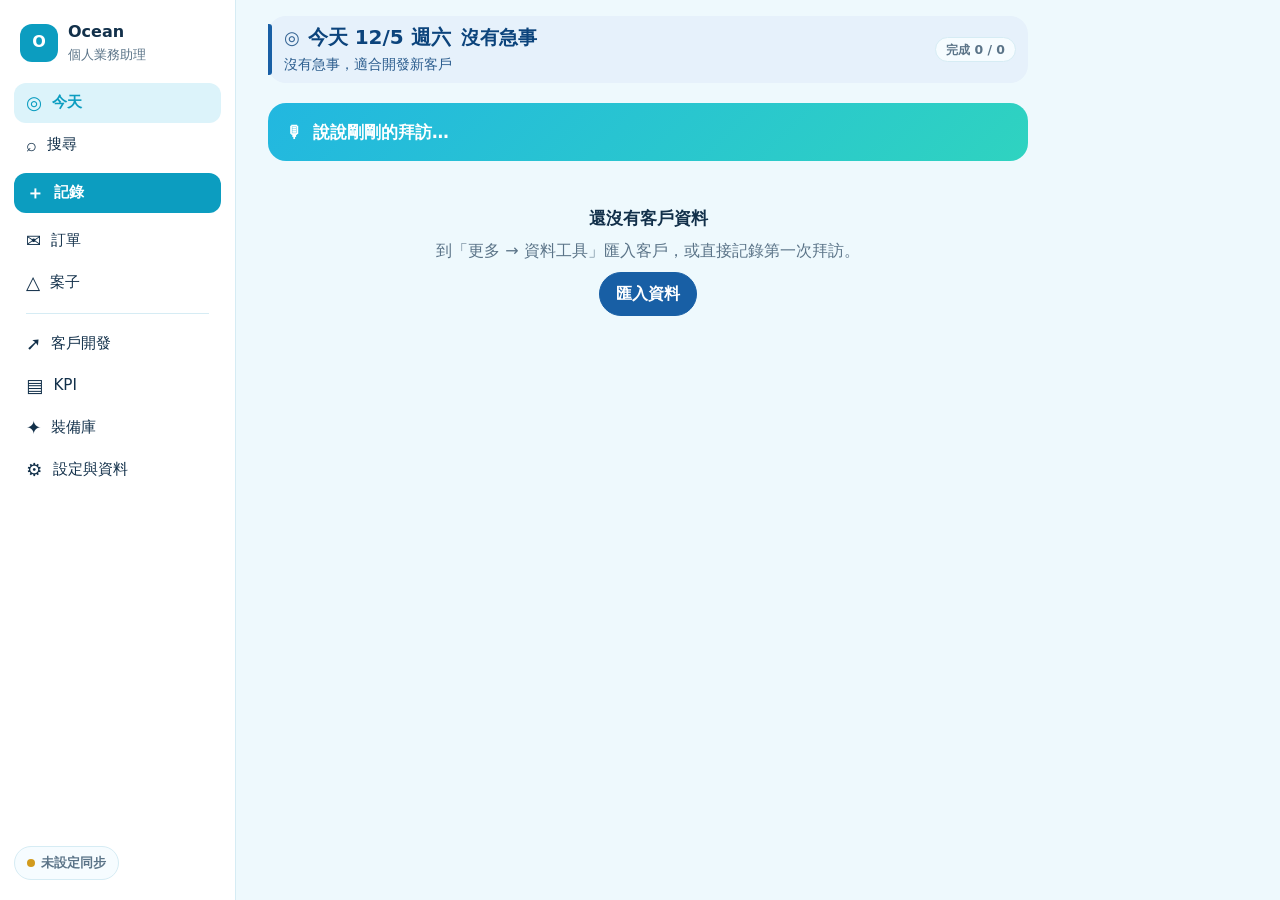
<file: index.html>
<!doctype html>
<html lang="zh-Hant">
<head>
  <meta charset="utf-8">
  <meta name="viewport" content="width=device-width, initial-scale=1, viewport-fit=cover">
  <meta name="theme-color" content="#0f766e">
  <title>Ocean 業務助理</title>
  <link rel="manifest" href="./manifest.webmanifest">
  <link rel="stylesheet" href="./styles/app.css">
  <link rel="stylesheet" href="./styles/v3.css">
  <link rel="stylesheet" href="./styles/themes.css">
  <script>
    // Apply the chosen skin before first paint (default: 夏日繽紛).
    try { var skin = localStorage.getItem("ocean-skin") || "summer"; if (["summer", "ocean", "fantasy", "wizard", "boho", "cockpit"].indexOf(skin) < 0) skin = "summer"; document.documentElement.setAttribute("data-skin", skin); }
    catch (error) { document.documentElement.setAttribute("data-skin", "summer"); }
  </script>
</head>
<body>
  <div id="app"><p style="padding:24px" data-boot>載入中…</p></div>
  <noscript>這個 APP 需要啟用 JavaScript。</noscript>
  <script>
    // A file that failed to download stops the APP silently on 「載入中…」; say so and offer a reload.
    setTimeout(function () {
      var boot = document.querySelector("[data-boot]");
      if (!boot) return;
      boot.innerHTML = "APP 沒有載入完成（可能有檔案沒下載到）。<br>電腦版請確認已用「啟動-Ocean業務助理」開啟，再按下方重新載入。<br><br><button type=\"button\" onclick=\"location.reload()\">重新載入</button>";
    }, 15000);
  </script>
  <script type="module" src="./src/main.js"></script>
</body>
</html>
</file>
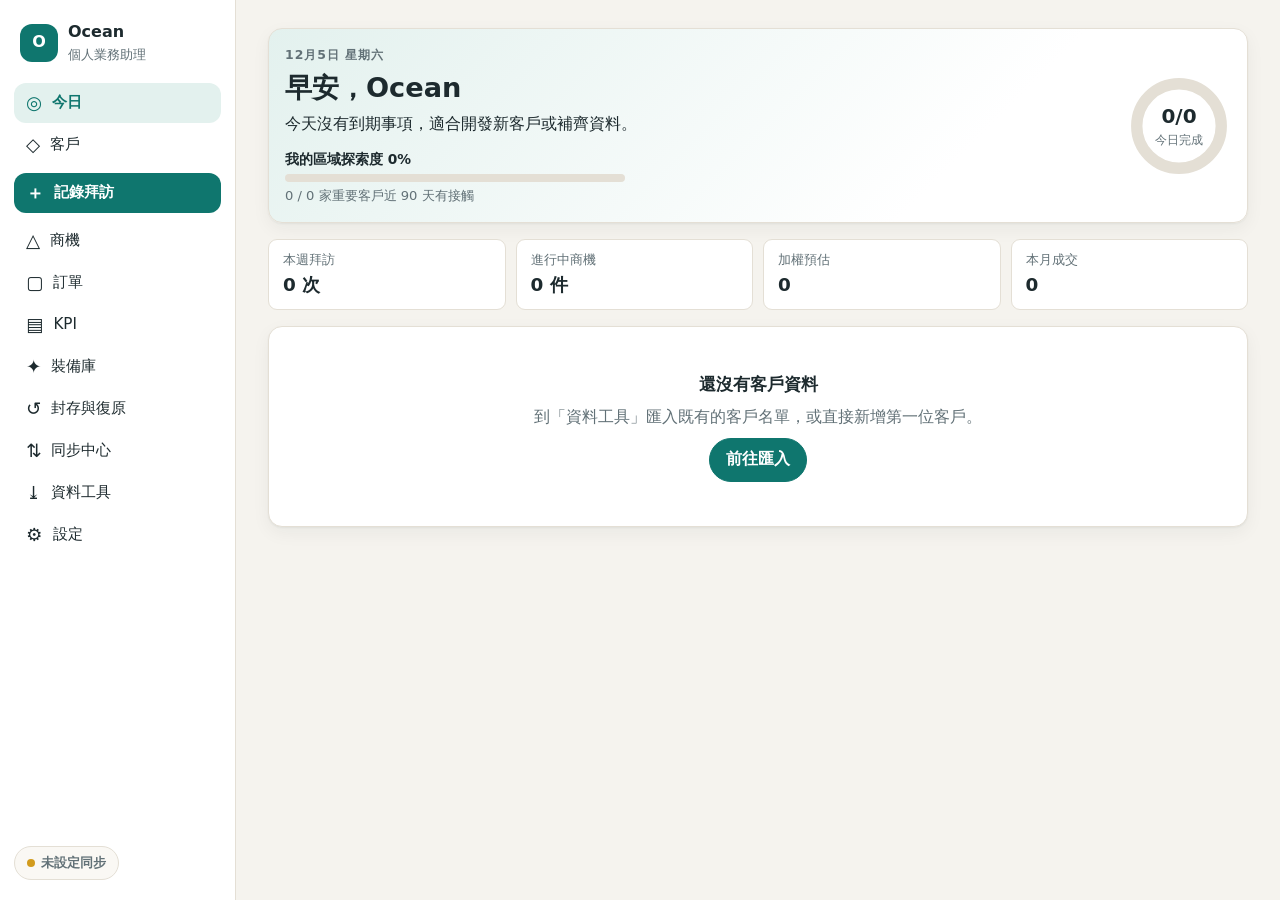
<file: classic.html>
<!doctype html>
<html lang="zh-Hant">
<head>
  <meta charset="utf-8">
  <meta name="viewport" content="width=device-width, initial-scale=1, viewport-fit=cover">
  <meta name="theme-color" content="#0f766e">
  <title>Ocean 業務助理（舊版）</title>
  <link rel="manifest" href="./manifest.webmanifest">
  <link rel="stylesheet" href="./styles/app.css">
</head>
<body>
  <div id="app"><p style="padding:24px">載入中…</p></div>
  <noscript>這個 APP 需要啟用 JavaScript。</noscript>
  <script type="module" src="./src/main-classic.js"></script>
</body>
</html>
</file>
<file: styles/app.css>
:root {
  --bg: #f5f3ee;
  --surface: #ffffff;
  --surface-2: #faf8f4;
  --ink: #1d2a2e;
  --muted: #627177;
  --line: #e4dfd5;
  --accent: #0f766e;
  --accent-ink: #ffffff;
  --accent-soft: #e3f1ee;
  --warn: #a35a06;
  --warn-soft: #fbefdc;
  --danger: #b42318;
  --danger-soft: #fce9e7;
  --ok: #157a3d;
  --ok-soft: #e4f4e9;
  --info: #2f5f9e;
  --info-soft: #e7eef9;
  --shadow: 0 1px 2px rgba(29, 42, 46, 0.05), 0 6px 18px rgba(29, 42, 46, 0.05);
  --radius: 14px;
  --radius-sm: 9px;
  --font: "Noto Sans TC", "PingFang TC", "Microsoft JhengHei", system-ui, sans-serif;
  color-scheme: light;
}

@media (prefers-color-scheme: dark) {
  :root:not([data-theme="light"]) {
    --bg: #111719;
    --surface: #182124;
    --surface-2: #1d272a;
    --ink: #e5ecec;
    --muted: #97a6ab;
    --line: #2a3639;
    --accent: #2bb3a3;
    --accent-ink: #062320;
    --accent-soft: #163a36;
    --warn: #f0ac4f;
    --warn-soft: #3a2a14;
    --danger: #f2897e;
    --danger-soft: #3d1d1a;
    --ok: #6fd394;
    --ok-soft: #173322;
    --info: #8db4ec;
    --info-soft: #1b2a40;
    --shadow: none;
    color-scheme: dark;
  }
}

* { box-sizing: border-box; }
html { -webkit-text-size-adjust: 100%; }
body { margin: 0; background: var(--bg); color: var(--ink); font-family: var(--font); font-size: 16px; line-height: 1.55; }
a { color: var(--accent); }
h1, h2, h3 { line-height: 1.3; margin: 0; }
h1 { font-size: 1.6rem; }
h2 { font-size: 1.08rem; }
p { margin: 0; }
small { font-size: 0.82rem; }
.muted { color: var(--muted); }
.ok-text { color: var(--ok); font-weight: 600; }
[hidden] { display: none !important; }

button, .button {
  font: inherit; display: inline-flex; align-items: center; justify-content: center; gap: 6px;
  min-height: 44px; padding: 0 16px; border-radius: 999px; border: 1px solid var(--line);
  background: var(--surface); color: var(--ink); cursor: pointer; text-decoration: none; font-weight: 600;
}
button:hover, .button:hover { border-color: var(--accent); }
button:disabled { opacity: 0.55; cursor: not-allowed; }
button.primary, .button.primary { background: var(--accent); border-color: var(--accent); color: var(--accent-ink); }
button.danger, .button.danger { background: var(--danger); border-color: var(--danger); color: #fff; }
button.ghost, .button.ghost { background: transparent; }
button.small, .button.small { min-height: 36px; padding: 0 12px; font-size: 0.88rem; }
button.link { border: 0; background: none; color: var(--accent); padding: 0; min-height: 0; }
:focus-visible { outline: 3px solid color-mix(in srgb, var(--accent) 55%, transparent); outline-offset: 2px; }

.skip-link { position: absolute; left: -999px; top: 8px; z-index: 50; background: var(--surface); padding: 8px 12px; border-radius: 8px; }
.skip-link:focus { left: 8px; }

/* Shell */
.shell { min-height: 100vh; }
.sidebar { display: none; }
.topbar {
  position: sticky; top: 0; z-index: 10; display: flex; align-items: center; justify-content: space-between; gap: 12px;
  padding: 10px 16px; background: color-mix(in srgb, var(--bg) 88%, transparent); backdrop-filter: blur(8px); border-bottom: 1px solid var(--line);
}
.topbar-title { font-size: 1.05rem; }
.page { padding: 16px 16px 112px; max-width: 1120px; margin: 0 auto; outline: none; }
.bottom-nav {
  position: fixed; left: 0; right: 0; bottom: 0; z-index: 20; display: grid; grid-template-columns: repeat(5, 1fr);
  background: var(--surface); border-top: 1px solid var(--line); padding: 6px 4px calc(6px + env(safe-area-inset-bottom));
}
.nav-link {
  display: flex; flex-direction: column; align-items: center; gap: 2px; min-height: 52px; padding: 4px; border: 0; border-radius: 12px;
  background: none; color: var(--muted); text-decoration: none; font-size: 0.74rem; font-weight: 600;
}
.nav-link[aria-current="page"], .nav-link.is-active { color: var(--accent); }
.nav-icon { font-size: 1.15rem; line-height: 1.2; }
.bottom-nav .nav-primary .nav-icon {
  display: grid; place-items: center; width: 46px; height: 46px; margin-top: -20px; border-radius: 50%;
  background: var(--accent); color: var(--accent-ink); font-size: 1.5rem; box-shadow: 0 6px 16px rgba(15, 118, 110, 0.35);
}
.more-grid { display: grid; grid-template-columns: repeat(3, 1fr); gap: 8px; margin-top: 12px; }
.more-grid .nav-link { background: var(--surface-2); padding: 12px 4px; font-size: 0.85rem; }

@media (min-width: 900px) {
  .shell { display: grid; grid-template-columns: 236px 1fr; }
  .sidebar {
    display: flex; flex-direction: column; gap: 18px; position: sticky; top: 0; height: 100vh; padding: 20px 14px;
    background: var(--surface); border-right: 1px solid var(--line); grid-row: 1 / span 2;
  }
  .topbar, .bottom-nav { display: none; }
  .page { padding: 28px 32px 48px; width: 100%; }
  .side-nav { display: flex; flex-direction: column; gap: 2px; overflow-y: auto; }
  .side-nav .nav-link { flex-direction: row; justify-content: flex-start; gap: 10px; min-height: 40px; padding: 0 12px; font-size: 0.95rem; color: var(--ink); font-weight: 500; }
  .side-nav .nav-link[aria-current="page"] { background: var(--accent-soft); color: var(--accent); font-weight: 700; }
  .side-nav .nav-primary { margin: 6px 0; background: var(--accent); color: var(--accent-ink); font-weight: 700; }
  .side-nav .nav-primary[aria-current="page"] { background: var(--accent); color: var(--accent-ink); }
  .sidebar-foot { margin-top: auto; }
}

.brand { display: flex; align-items: center; gap: 10px; padding: 0 6px; }
.brand-mark { display: grid; place-items: center; width: 38px; height: 38px; border-radius: 12px; background: var(--accent); color: var(--accent-ink); font-weight: 800; }
.brand small { display: block; color: var(--muted); }

.sync-badge { display: inline-flex; align-items: center; gap: 6px; padding: 6px 12px; border-radius: 999px; font-size: 0.8rem; font-weight: 600; text-decoration: none; background: var(--surface-2); color: var(--muted); border: 1px solid var(--line); }
.sync-badge i { width: 8px; height: 8px; border-radius: 50%; background: var(--ok); }
.sync-pending i { background: #d29b1d; }
.sync-failed { color: var(--danger); } .sync-failed i { background: var(--danger); }
.sync-conflict { color: var(--warn); background: var(--warn-soft); } .sync-conflict i { background: var(--warn); }
.sync-offline i { background: var(--muted); }

/* Layout pieces */
.stack { display: grid; gap: 16px; }
.card { background: var(--surface); border: 1px solid var(--line); border-radius: var(--radius); box-shadow: var(--shadow); padding: 16px; }
.card.warn { border-color: color-mix(in srgb, var(--warn) 45%, var(--line)); background: linear-gradient(0deg, var(--surface), var(--surface)) padding-box; }
.page-header { display: flex; flex-wrap: wrap; align-items: flex-end; justify-content: space-between; gap: 12px; margin-bottom: 4px; }
.page-header p { color: var(--muted); margin-top: 4px; }
.page-actions, .button-row, .row-actions, .form-actions, .sheet-actions { display: flex; flex-wrap: wrap; gap: 8px; }
.form-actions, .sheet-actions { justify-content: flex-end; margin-top: 12px; }
.section-head { display: flex; align-items: center; justify-content: space-between; gap: 8px; margin-bottom: 10px; }
.eyebrow { font-size: 0.78rem; letter-spacing: 0.08em; color: var(--muted); font-weight: 700; }
.grid-2 { display: grid; gap: 16px; }
@media (min-width: 900px) { .grid-2 { grid-template-columns: 1fr 1fr; } .grid-main { display: grid; grid-template-columns: minmax(0, 1.6fr) minmax(280px, 1fr); gap: 16px; align-items: start; } }

.badge { display: inline-flex; align-items: center; padding: 2px 10px; border-radius: 999px; font-size: 0.78rem; font-weight: 700; background: var(--surface-2); color: var(--muted); border: 1px solid var(--line); white-space: nowrap; }
.badge-warn { background: var(--warn-soft); color: var(--warn); border-color: transparent; }
.badge-danger { background: var(--danger-soft); color: var(--danger); border-color: transparent; }
.badge-ok { background: var(--ok-soft); color: var(--ok); border-color: transparent; }
.badge-accent { background: var(--accent-soft); color: var(--accent); border-color: transparent; }
.badge-info { background: var(--info-soft); color: var(--info); border-color: transparent; }

.empty { text-align: center; padding: 28px 12px; display: grid; gap: 8px; justify-items: center; color: var(--muted); }
.empty strong { color: var(--ink); font-size: 1.05rem; }

/* Today */
.today { display: grid; gap: 16px; }
.hero { display: flex; align-items: center; justify-content: space-between; gap: 16px; background: linear-gradient(135deg, var(--accent-soft), var(--surface) 70%); }
.hero-copy { display: grid; gap: 6px; }
.hero h1 { font-size: 1.7rem; }
.explore-meter { display: grid; gap: 4px; margin-top: 6px; max-width: 340px; font-size: 0.86rem; font-weight: 600; }
.explore-meter small { color: var(--muted); font-weight: 400; }
.meter { height: 8px; border-radius: 99px; background: var(--line); overflow: hidden; }
.meter i { display: block; height: 100%; background: var(--accent); border-radius: 99px; }
.ring-wrap { position: relative; width: 104px; height: 104px; flex: none; }
.ring { width: 104px; height: 104px; transform: rotate(-90deg); }
.ring-track { fill: none; stroke: var(--line); stroke-width: 7; }
.ring-value { fill: none; stroke: var(--accent); stroke-width: 7; stroke-linecap: round; transition: stroke-dashoffset 0.4s ease; }
.ring-label { position: absolute; inset: 0; display: grid; place-content: center; text-align: center; }
.ring-label strong { font-size: 1.25rem; }
.ring-label small { color: var(--muted); font-size: 0.72rem; }
.kpi-strip { display: grid; grid-template-columns: repeat(2, 1fr); gap: 10px; text-decoration: none; color: inherit; }
@media (min-width: 640px) { .kpi-strip { grid-template-columns: repeat(4, 1fr); } }
.kpi-mini { background: var(--surface); border: 1px solid var(--line); border-radius: var(--radius-sm); padding: 10px 14px; display: grid; }
.kpi-mini small { color: var(--muted); }
.kpi-mini strong { font-size: 1.15rem; }
.task-list { list-style: none; margin: 0; padding: 0; display: grid; gap: 8px; }
.task-row { display: grid; grid-template-columns: 1fr auto; gap: 6px 12px; align-items: center; padding: 10px 12px; border-radius: var(--radius-sm); background: var(--surface-2); border: 1px solid transparent; }
.task-row.warn { background: var(--warn-soft); }
.task-main { display: grid; text-decoration: none; color: inherit; min-width: 0; }
.task-main span { color: var(--muted); font-size: 0.9rem; overflow-wrap: anywhere; }
.task-row.warn .task-main span { color: inherit; }
.due { font-size: 0.82rem; font-weight: 700; color: var(--muted); white-space: nowrap; }
.task-row.warn .due { color: var(--warn); }
.task-row .row-actions { grid-column: 1 / -1; }
/* 一次整理: a visible checkbox before each row (the .chip style hides its input behind label text). */
.task-row.pickable { grid-template-columns: auto 1fr auto; }
.pick-box { display: flex; align-items: center; padding: 6px; margin: -6px 0 -6px -6px; cursor: pointer; }
.pick-box input[type="checkbox"] { width: 22px; height: 22px; margin: 0; accent-color: var(--accent); cursor: pointer; }
.more-row { list-style: none; padding: 6px 12px; font-size: 0.9rem; font-weight: 600; }
details.section summary { display: flex; justify-content: space-between; align-items: center; cursor: pointer; font-weight: 700; list-style: none; }
details.section[open] summary { margin-bottom: 10px; }

/* Forms */
.form-card { display: grid; gap: 12px; }
.form-grid { display: grid; gap: 12px; }
@media (min-width: 700px) { .form-grid { grid-template-columns: repeat(2, minmax(0, 1fr)); } .form-grid .span-2 { grid-column: 1 / -1; } }
.field { display: grid; gap: 4px; }
.field-label { font-size: 0.86rem; font-weight: 700; color: var(--muted); }
.field-hint { color: var(--muted); }
.field-error { color: var(--danger); font-weight: 600; }
input, select, textarea {
  font: inherit; color: var(--ink); width: 100%; min-height: 44px; padding: 10px 12px; border-radius: var(--radius-sm);
  border: 1px solid var(--line); background: var(--surface);
}
textarea { min-height: 96px; resize: vertical; line-height: 1.6; }
input[type="checkbox"], input[type="radio"] { width: auto; min-height: 0; accent-color: var(--accent); }
[aria-invalid="true"] { border-color: var(--danger); background: var(--danger-soft); }
.chip-group { display: flex; flex-wrap: wrap; gap: 8px; }
.chip { position: relative; display: inline-flex; }
.chip input { position: absolute; opacity: 0; inset: 0; cursor: pointer; }
.chip span { display: inline-flex; align-items: center; min-height: 38px; padding: 0 14px; border-radius: 999px; border: 1px solid var(--line); background: var(--surface); font-size: 0.9rem; font-weight: 600; }
.chip input:checked + span { background: var(--accent); color: var(--accent-ink); border-color: var(--accent); }
.chip input:focus-visible + span { outline: 3px solid color-mix(in srgb, var(--accent) 55%, transparent); }
.file-button { position: relative; overflow: hidden; }
.file-button input { position: absolute; inset: 0; opacity: 0; cursor: pointer; }
.count-list { list-style: none; padding: 0; margin: 8px 0; display: grid; grid-template-columns: repeat(auto-fill, minmax(120px, 1fr)); gap: 8px; }
.count-list li { display: flex; justify-content: space-between; padding: 8px 12px; border-radius: var(--radius-sm); background: var(--surface-2); }
.preview { display: grid; gap: 10px; }

/* Lists & customer cards */
.search-box { position: relative; }
.search-box input { padding-left: 40px; min-height: 50px; font-size: 1.02rem; border-radius: 999px; }
.search-box::before { content: "⌕"; position: absolute; left: 15px; top: 50%; transform: translateY(-50%); color: var(--muted); font-size: 1.2rem; }
.result-list { display: grid; gap: 10px; }
@media (min-width: 760px) { .result-list.cards { grid-template-columns: repeat(2, minmax(0, 1fr)); } }
.customer-card { display: grid; grid-template-columns: 1fr auto; gap: 4px 10px; padding: 14px; background: var(--surface); border: 1px solid var(--line); border-radius: var(--radius); text-decoration: none; color: inherit; }
.customer-card:hover { border-color: var(--accent); }
.customer-card .meta { color: var(--muted); font-size: 0.86rem; grid-column: 1 / -1; overflow-wrap: anywhere; }
.customer-card .tags { grid-column: 1 / -1; display: flex; flex-wrap: wrap; gap: 6px; }
.star { border: 0; background: none; min-height: 36px; padding: 0 6px; font-size: 1.25rem; color: var(--muted); }
.star[aria-pressed="true"] { color: #d29b1d; }
.tag { font-size: 0.76rem; padding: 2px 8px; border-radius: 6px; background: var(--surface-2); color: var(--muted); border: 1px solid var(--line); }
.tag.area { background: var(--accent-soft); color: var(--accent); border-color: transparent; }
.tag.other-area { background: var(--info-soft); color: var(--info); border-color: transparent; }
.warning-banner { padding: 10px 14px; border-radius: var(--radius-sm); background: var(--warn-soft); color: var(--warn); font-weight: 600; display: flex; flex-wrap: wrap; gap: 8px; align-items: center; justify-content: space-between; }
.info-banner { padding: 10px 14px; border-radius: var(--radius-sm); background: var(--info-soft); color: var(--info); }

/* Detail pages */
.detail-head { display: grid; gap: 8px; }
.detail-head h1 { font-size: 1.5rem; overflow-wrap: anywhere; }
.kv { display: grid; grid-template-columns: max-content 1fr; gap: 6px 14px; margin: 0; }
.kv dt { color: var(--muted); font-size: 0.86rem; }
.kv dd { margin: 0; overflow-wrap: anywhere; }
.timeline { list-style: none; padding: 0; margin: 0; display: grid; gap: 12px; }
.timeline li { position: relative; padding-left: 18px; border-left: 2px solid var(--line); }
.timeline li::before { content: ""; position: absolute; left: -6px; top: 6px; width: 10px; height: 10px; border-radius: 50%; background: var(--accent); }
.timeline .when { font-size: 0.8rem; color: var(--muted); font-weight: 700; }
.timeline .note { white-space: pre-wrap; overflow-wrap: anywhere; }
.tabs { display: flex; gap: 6px; overflow-x: auto; padding-bottom: 2px; }
.tabs [aria-selected="true"], .tabs [aria-pressed="true"], .button-row [aria-pressed="true"] { background: var(--accent-soft); color: var(--accent); border-color: transparent; }
.contact-list { list-style: none; padding: 0; margin: 0; display: grid; gap: 10px; }
.contact-list li { padding: 10px 12px; border-radius: var(--radius-sm); background: var(--surface-2); display: grid; gap: 2px; }
.contact-list a { overflow-wrap: anywhere; }

/* Tables */
.table-wrap { overflow-x: auto; border-radius: var(--radius-sm); border: 1px solid var(--line); }
table { width: 100%; border-collapse: collapse; font-size: 0.9rem; }
th, td { text-align: left; padding: 9px 12px; border-bottom: 1px solid var(--line); vertical-align: top; }
th { color: var(--muted); font-size: 0.8rem; background: var(--surface-2); white-space: nowrap; }
td.num, th.num { text-align: right; white-space: nowrap; }

/* Sheets (dialogs) */
dialog.sheet { border: 0; padding: 0; border-radius: 18px; width: min(640px, calc(100vw - 24px)); max-height: calc(100vh - 32px); background: var(--surface); color: var(--ink); box-shadow: 0 20px 60px rgba(0, 0, 0, 0.25); }
dialog.sheet::backdrop { background: rgba(17, 23, 25, 0.45); }
.sheet-body { padding: 20px; display: grid; gap: 12px; }
@media (max-width: 640px) { dialog.sheet { width: 100vw; max-width: 100vw; margin: auto 0 0; border-radius: 18px 18px 0 0; } }

.toast-region { position: fixed; z-index: 60; left: 50%; transform: translateX(-50%); bottom: 96px; display: grid; gap: 8px; width: min(420px, calc(100vw - 32px)); }
@media (min-width: 900px) { .toast-region { bottom: 24px; } }
.toast { display: flex; align-items: center; justify-content: space-between; gap: 10px; padding: 12px 16px; border-radius: 12px; background: var(--ink); color: var(--bg); font-weight: 600; box-shadow: 0 8px 24px rgba(0, 0, 0, 0.2); }
.toast-error { background: var(--danger); color: #fff; }
.toast button { min-height: 32px; background: transparent; color: inherit; border-color: currentColor; }

/* Kanban */
.board { display: grid; gap: 12px; }
@media (min-width: 900px) { .board { grid-template-columns: repeat(3, minmax(0, 1fr)); } }
.board-col { background: var(--surface-2); border-radius: var(--radius); padding: 12px; display: grid; gap: 10px; align-content: start; }
.opp-card { display: grid; gap: 4px; padding: 12px; background: var(--surface); border: 1px solid var(--line); border-radius: var(--radius-sm); text-decoration: none; color: inherit; }
.opp-card.overdue { border-color: var(--warn); box-shadow: inset 4px 0 0 var(--warn); }
.opp-card .meta { color: var(--muted); font-size: 0.84rem; }

/* Visit form */
.visit-form { display: grid; gap: 16px; }
.note-area textarea { min-height: 260px; font-size: 1.02rem; }
.prompt-row { display: flex; flex-wrap: wrap; gap: 6px; }
.prompt-row button { min-height: 34px; font-size: 0.85rem; font-weight: 500; }
.picker-results { display: grid; gap: 6px; max-height: 320px; overflow-y: auto; }
.picker-results button { justify-content: space-between; border-radius: var(--radius-sm); text-align: left; font-weight: 500; }
.selected-customer { display: flex; flex-wrap: wrap; align-items: center; justify-content: space-between; gap: 8px; padding: 12px 14px; border-radius: var(--radius-sm); background: var(--accent-soft); }
.prior-visit { background: var(--surface-2); border-radius: var(--radius-sm); padding: 12px 14px; display: grid; gap: 4px; }
.prior-visit p { white-space: pre-wrap; overflow-wrap: anywhere; max-height: 9.5em; overflow: hidden; }
.save-state { font-size: 0.84rem; color: var(--muted); }
.sticky-actions { position: sticky; bottom: 84px; z-index: 5; display: flex; justify-content: space-between; align-items: center; gap: 10px; padding: 10px 14px; background: color-mix(in srgb, var(--surface) 94%, transparent); border: 1px solid var(--line); border-radius: 999px; box-shadow: var(--shadow); }
.sticky-actions button { flex: none; white-space: nowrap; }
.sticky-actions .save-state { min-width: 0; overflow: hidden; text-overflow: ellipsis; white-space: nowrap; }
@media (min-width: 900px) { .sticky-actions { bottom: 16px; } }

/* Compare (merge / conflict) */
.compare { display: grid; gap: 8px; }
.compare-row { display: grid; grid-template-columns: 1fr; gap: 6px; padding: 10px; border-radius: var(--radius-sm); background: var(--surface-2); }
@media (min-width: 640px) { .compare-row { grid-template-columns: 120px 1fr 1fr; align-items: start; } }
.compare-row.diff { background: var(--warn-soft); }
.compare-row label { display: flex; gap: 8px; align-items: flex-start; overflow-wrap: anywhere; }
.compare-row .field-name { font-weight: 700; color: var(--muted); font-size: 0.86rem; }

.kv.fabe { margin-top: 6px; padding: 10px; border-radius: var(--radius-sm); background: var(--surface-2); }
.tabs > a, .tabs > button { flex: none; white-space: nowrap; }

/* Customer page: who to call, right under the name */
.quick-contact { display: flex; flex-wrap: wrap; align-items: center; gap: 8px; margin-top: 8px; }
.quick-contact strong { margin-right: 4px; }
</file>
<file: styles/v3.css>
/* v3: action-first, phone-first. Builds on the tokens and components in app.css. */

/* ---- Area colours: the shell carries data-section; every page inside takes that area's colour
   for its header band, primary button, selected tabs and the bar on the left of action cards. ---- */
.shell.v3 { --sec: #185FA5; --sec-soft: #E6F1FB; --sec-ink: #0C447C; --sec-on: #ffffff; --sec-icon: "◎"; }
.shell.v3[data-section="orders"] { --sec: #3B6D11; --sec-soft: #EAF3DE; --sec-ink: #27500A; --sec-icon: "✉"; }
.shell.v3[data-section="cases"] { --sec: #993C1D; --sec-soft: #FAECE7; --sec-ink: #712B13; --sec-icon: "△"; }
.shell.v3[data-section="develop"] { --sec: #534AB7; --sec-soft: #EEEDFE; --sec-ink: #3C3489; --sec-icon: "➚"; }
.shell.v3[data-section="kpi"] { --sec: #854F0B; --sec-soft: #FAEEDA; --sec-ink: #633806; --sec-icon: "▤"; }
.shell.v3[data-section="neutral"] { --sec: #5F5E5A; --sec-soft: #F1EFE8; --sec-ink: #444441; --sec-icon: "⌕"; }
/* Dark skins and dark mode: lighter colour on a deep tint. */
:root:is([data-skin="cockpit"], [data-skin="fantasy"], [data-skin="wizard"]) .shell.v3 { --sec: #85B7EB; --sec-soft: #10273d; --sec-ink: #B5D4F4; --sec-on: #0b1622; }
:root:is([data-skin="cockpit"], [data-skin="fantasy"], [data-skin="wizard"]) .shell.v3[data-section="orders"] { --sec: #97C459; --sec-soft: #1c2c10; --sec-ink: #C0DD97; }
:root:is([data-skin="cockpit"], [data-skin="fantasy"], [data-skin="wizard"]) .shell.v3[data-section="cases"] { --sec: #F0997B; --sec-soft: #36190f; --sec-ink: #F5C4B3; }
:root:is([data-skin="cockpit"], [data-skin="fantasy"], [data-skin="wizard"]) .shell.v3[data-section="develop"] { --sec: #AFA9EC; --sec-soft: #221e48; --sec-ink: #CECBF6; }
:root:is([data-skin="cockpit"], [data-skin="fantasy"], [data-skin="wizard"]) .shell.v3[data-section="kpi"] { --sec: #EF9F27; --sec-soft: #33230b; --sec-ink: #FAC775; }
:root:is([data-skin="cockpit"], [data-skin="fantasy"], [data-skin="wizard"]) .shell.v3[data-section="neutral"] { --sec: #B4B2A9; --sec-soft: #2a2927; --sec-ink: #D3D1C7; }
@media (prefers-color-scheme: dark) {
  :root:not([data-theme="light"]) .shell.v3 { --sec: #85B7EB; --sec-soft: #10273d; --sec-ink: #B5D4F4; --sec-on: #0b1622; }
  :root:not([data-theme="light"]) .shell.v3[data-section="orders"] { --sec: #97C459; --sec-soft: #1c2c10; --sec-ink: #C0DD97; }
  :root:not([data-theme="light"]) .shell.v3[data-section="cases"] { --sec: #F0997B; --sec-soft: #36190f; --sec-ink: #F5C4B3; }
  :root:not([data-theme="light"]) .shell.v3[data-section="develop"] { --sec: #AFA9EC; --sec-soft: #221e48; --sec-ink: #CECBF6; }
  :root:not([data-theme="light"]) .shell.v3[data-section="kpi"] { --sec: #EF9F27; --sec-soft: #33230b; --sec-ink: #FAC775; }
  :root:not([data-theme="light"]) .shell.v3[data-section="neutral"] { --sec: #B4B2A9; --sec-soft: #2a2927; --sec-ink: #D3D1C7; }
}
/* Inside the page the area colour is the accent; the side bar and bottom bar keep the skin's. */
.shell.v3 .page, .shell.v3 .group-tab-slot { --accent: var(--sec); --accent-soft: var(--sec-soft); --accent-ink: var(--sec-on); }

/* Header band: title, the key number, a short note, a「?」 for the explanation. */
.shell.v3 .page-header { position: relative; align-items: center; padding: 14px 16px 14px 18px; border-radius: var(--radius); background: var(--sec-soft); color: var(--sec-ink); }
.shell.v3 .page-header::before { content: ""; position: absolute; left: 0; top: 12px; bottom: 12px; width: 4px; border-radius: 0 3px 3px 0; background: var(--sec); }
.shell.v3 .page-header h1 { color: var(--sec-ink); margin: 0; font-size: 1.25rem; }
.shell.v3 .page-header h1::before { content: var(--sec-icon); margin-right: 8px; font-size: 0.9em; opacity: 0.8; }
.shell.v3 .page-header p, .shell.v3 .page-header .page-note { color: var(--sec-ink); opacity: 0.85; margin: 2px 0 0; }
.page-header-main { display: flex; flex-direction: column; gap: 2px; min-width: 0; flex: 1 1 220px; }
.page-title-row { display: flex; align-items: center; gap: 8px; }
.page-figure { font-size: 1.6rem; line-height: 1.2; color: var(--sec-ink); }
.page-progress { height: 6px; border-radius: 3px; background: color-mix(in srgb, var(--sec) 22%, transparent); margin-top: 6px; max-width: 420px; }
.page-progress i { display: block; height: 100%; border-radius: 3px; background: var(--sec); }
.help-tip { position: relative; display: inline-block; }
.help-tip > summary { list-style: none; cursor: pointer; display: inline-flex; align-items: center; justify-content: center; width: 22px; height: 22px; border-radius: 50%; border: 1px solid currentColor; font-size: 0.78rem; font-weight: 700; opacity: 0.7; }
.help-tip > summary::-webkit-details-marker { display: none; }
.help-tip[open] > summary { opacity: 1; }
.help-tip-body { position: absolute; z-index: 30; top: 28px; left: 0; width: min(340px, 80vw); padding: 10px 12px; border-radius: var(--radius-sm); border: 1px solid var(--line); background: var(--surface); color: var(--ink); font-size: 0.88rem; font-weight: 400; line-height: 1.55; box-shadow: var(--shadow); }

/* Two kinds of card: things to do (colour bar on the left) and quiet one-line information. */
.shell.v3 .action-card { border-left: 4px solid var(--sec); border-radius: 0 var(--radius) var(--radius) 0; }
.shell.v3 .action-card.is-late { border-left-color: var(--warn); }
.shell.v3 .summary-line:not(.warn) { background: transparent; border-style: dashed; color: var(--muted); }
.shell.v3 .summary-line:not(.warn) span:last-child { color: var(--sec); font-weight: 600; }
.shell.v3 .tabs [aria-selected="true"], .shell.v3 .group-tabs a[aria-current="page"] { background: var(--sec-soft); color: var(--sec-ink); border-color: transparent; }

.v3 .topbar-actions { display: flex; align-items: center; gap: 8px; }
.v3 .icon-button { display: inline-flex; align-items: center; justify-content: center; width: 40px; height: 40px; border-radius: 50%; color: var(--ink); text-decoration: none; font-size: 22px; }
.v3 .side-nav hr { border: 0; border-top: 1px solid var(--line); margin: 8px 12px; }

/* 今天 */
.home-head { display: flex; justify-content: space-between; align-items: center; gap: 12px; }
.home-head h1 { margin: 0; font-size: 1.5rem; }
.home-head p { margin: 2px 0 0; }
.home-progress { display: flex; flex-direction: column; align-items: center; min-width: 64px; padding: 8px 10px; border-radius: var(--radius-sm); background: var(--accent-soft); color: var(--accent); }
.home-progress strong { font-size: 1.1rem; }
.capture-entry { display: flex; align-items: center; gap: 10px; padding: 16px 18px; border-radius: var(--radius); background: var(--accent); color: var(--accent-ink); text-decoration: none; font-size: 1.05rem; font-weight: 600; }
.home-block { display: flex; flex-direction: column; gap: 10px; }
.home-block h2 { margin: 6px 0 0; font-size: 0.95rem; color: var(--muted); font-weight: 600; }

.action-card { display: grid; grid-template-columns: 1fr auto; gap: 6px 10px; padding: 12px 14px; border: 1px solid var(--line); border-radius: var(--radius); background: var(--surface); color: var(--ink); text-decoration: none; }
.action-card.is-late { border-left: 4px solid var(--warn); border-radius: 0 var(--radius) var(--radius) 0; }
.action-card.compact { grid-template-columns: 1fr; }
.action-card > .badge { align-self: start; white-space: nowrap; }
.action-main { display: flex; flex-direction: column; gap: 2px; color: inherit; text-decoration: none; min-width: 0; }
.action-main strong { font-size: 1.02rem; }
.action-main span, .action-main small { overflow-wrap: anywhere; }
.action-buttons { grid-column: 1 / -1; display: flex; flex-wrap: wrap; gap: 8px; }
.summary-line { display: flex; justify-content: space-between; gap: 12px; padding: 12px 14px; border: 1px solid var(--line); border-radius: var(--radius-sm); background: var(--surface); color: var(--ink); text-decoration: none; }
.summary-line.warn { background: var(--warn-soft); border-color: transparent; color: var(--warn); font-weight: 600; }
.more-link { font-size: 0.9rem; }

/* 搜尋 */
.sticky-search { position: sticky; top: 0; z-index: 5; background: var(--bg); padding: 4px 0 8px; }
.search-group h2 { font-size: 0.95rem; color: var(--muted); margin: 0; }
.search-filters { display: flex; flex-wrap: wrap; align-items: center; gap: 6px; }
.search-filters .other-areas { flex-basis: 100%; font-size: 0.9rem; }
.search-filters .other-areas summary { cursor: pointer; color: var(--muted); }
.search-filters [data-add-customer] { margin-left: auto; }
.segmented { display: inline-flex; gap: 4px; padding: 3px; border-radius: 999px; background: color-mix(in srgb, var(--sec, var(--accent)) 12%, transparent); }
.segmented .button { border-color: transparent; min-height: 32px; }
.segmented [aria-selected="true"] { background: var(--sec, var(--accent)); color: var(--sec-on, #fff); }
.result-rows { list-style: none; margin: 0; padding: 0; display: flex; flex-direction: column; }
.result-rows li { border-bottom: 1px solid var(--line); }
.result-rows li:last-child { border-bottom: 0; }
.result-rows li.result-with-action { display: flex; align-items: center; gap: 8px; }
.result-rows li.result-with-action > a, .result-rows li.result-with-action > .search-company { flex: 1; min-width: 0; }
.search-company > a { display: flex; flex-direction: column; gap: 2px; padding: 10px 2px 4px; color: var(--ink); text-decoration: none; }
.search-family { padding: 0 2px 10px; font-size: 0.88rem; }
.search-family summary { cursor: pointer; color: var(--accent); }
.search-family ul { list-style: none; margin: 6px 0 0; padding: 0 0 0 12px; border-left: 2px solid var(--line); display: grid; gap: 6px; }
.search-family a { display: flex; flex-direction: column; color: var(--ink); text-decoration: none; }
/* Five daily tabs plus 更多 on phones; pages of one group share a tab strip above the page. */
.v3 .bottom-nav { grid-template-columns: repeat(6, 1fr); }
.v3 .bottom-nav .nav-link { font-size: 0.7rem; padding: 4px 2px; }
.group-tab-slot:empty, .signin-slot:empty { display: none; }
.signin-slot { padding: 12px 16px 0; max-width: 1120px; margin: 0 auto; width: 100%; box-sizing: border-box; }
.signin-slot .warning-banner { display: flex; flex-wrap: wrap; gap: 10px; align-items: center; justify-content: space-between; }
.group-tab-slot { padding: 12px 16px 0; max-width: 1120px; margin: 0 auto; width: 100%; box-sizing: border-box; }
.group-tabs a[aria-current="page"] { background: var(--accent-soft); color: var(--accent); border-color: transparent; }
@media (min-width: 900px) {
  .group-tab-slot { padding: 24px 32px 0; } .v3 .group-tab-slot + .page { padding-top: 16px; }
  /* The sign-in banner, the group tabs and the page stack on the right; the side bar spans all three. */
  .shell.v3 { grid-template-rows: auto auto 1fr; align-items: start; }
  .v3 .sidebar { grid-row: 1 / span 3; }
  .v3 .signin-slot { padding: 16px 32px 0; }
}
.line-checks { list-style: none; margin: 0; padding: 0; display: grid; gap: 4px; font-size: 0.9rem; }
.line-checks li { padding: 6px 10px; border-radius: var(--radius-sm); }
.line-checks li.hard { background: var(--warn-soft); color: var(--ink); }
.line-checks li.soft { background: var(--bg); color: var(--muted); }
.line-item.has-checks { border-color: var(--warn); }
.line-order .needs-check { border-color: var(--warn); background: var(--warn-soft); }
.tax-toggle { display: inline-grid; grid-template-columns: 1fr 1fr; border: 1px solid var(--line); border-radius: 999px; padding: 3px; gap: 3px; background: var(--surface); }
.tax-toggle button { min-height: 36px; padding: 0 18px; border: 0; border-radius: 999px; background: transparent; color: var(--muted); font-weight: 600; }
.tax-toggle button.is-on { background: var(--accent); color: var(--accent-ink); }
.reorder-list { list-style: none; margin: 0; padding: 0; display: grid; gap: 6px; }
.reorder-row { display: grid; grid-template-columns: auto 1fr; gap: 6px 10px; align-items: start; padding: 10px 12px; border: 1px solid var(--line); border-radius: var(--radius-sm); }
.reorder-row.is-picked { border-color: var(--accent); background: var(--accent-soft); }
.reorder-row > input { margin-top: 4px; }
.reorder-main { display: flex; flex-direction: column; gap: 2px; min-width: 0; }
.reorder-inputs { grid-column: 2; display: grid; grid-template-columns: 1fr 1.4fr; gap: 6px; max-width: 320px; }
.quote-results, .quote-items { list-style: none; margin: 0; padding: 0; display: grid; gap: 8px; }
.quote-results:empty { display: none; }
.quote-result, .quote-item { display: flex; gap: 10px; align-items: flex-start; padding: 10px 12px; border: 1px solid var(--line); border-radius: var(--radius-sm); background: var(--surface); }
.quote-main { flex: 1; min-width: 0; display: flex; flex-direction: column; gap: 2px; overflow-wrap: anywhere; }
.quote-list-price { font-weight: 700; color: var(--accent); }
.quote-deal-mine { font-weight: 600; }
.quote-price { display: flex; align-items: center; gap: 4px; white-space: nowrap; }
.quote-price input { width: 110px; }
@media (max-width: 520px) { .quote-item { flex-wrap: wrap; } .quote-item .quote-main { flex-basis: 100%; } }
.line-tax {display: flex; flex-wrap: wrap; gap: 4px 14px; align-items: baseline; }
.line-totals { display: flex; flex-wrap: wrap; gap: 8px 16px; align-items: center; padding-top: 8px; border-top: 1px solid var(--line); }
.line-output { margin: 0; white-space: pre-wrap; word-break: break-word; font: inherit; font-size: 0.92rem; line-height: 1.6; background: var(--bg); border-radius: var(--radius-sm); padding: 10px 12px; }
.plan-filters { display: flex; flex-wrap: wrap; gap: 8px; align-items: center; }
.plan-filters select { width: auto; max-width: 100%; }
.plan-list { list-style: none; margin: 0; padding: 0; display: grid; gap: 8px; }
.plan-card { display: grid; grid-template-columns: auto 1fr auto; gap: 10px; align-items: start; padding: 12px 14px; border: 1px solid var(--line); border-radius: var(--radius); background: var(--surface); }
.plan-card > input { margin-top: 4px; }
.plan-main { display: flex; flex-direction: column; gap: 3px; min-width: 0; }
.plan-name { color: var(--ink); text-decoration: none; }
.plan-reasons { color: var(--ink); }
.plan-badges { display: flex; gap: 6px; flex-wrap: wrap; }
.plan-badges:empty { display: none; }
.plan-grade { font-weight: 700; }
.plan-grade.grade-A { background: var(--accent); color: var(--accent-ink); }
.plan-grade.grade-B { background: var(--accent-soft); color: var(--accent); }
.plan-grade.grade-C { background: var(--bg); color: var(--muted); }
.plan-side { display: flex; flex-direction: column; align-items: flex-end; gap: 6px; }
.plan-score { min-width: 44px; text-align: center; font-weight: 700; font-size: 1.1rem; padding: 4px 8px; border-radius: var(--radius-sm); background: var(--accent-soft); color: var(--accent); }
.plan-score.tier-低, .plan-score.tier-不明 { background: var(--bg); color: var(--muted); }
.plan-bulk { position: sticky; top: 8px; z-index: 5; display: flex; flex-wrap: wrap; gap: 8px; align-items: center; padding: 10px 12px; border-radius: var(--radius-sm); background: var(--warn-soft); }
.plan-bulk[hidden] { display: none; }
.funnel-table { width: 100%; border-collapse: collapse; font-size: 0.92rem; }
.funnel-table th, .funnel-table td { padding: 8px 10px; border-bottom: 1px solid var(--line); text-align: left; white-space: nowrap; }
.funnel-table td.num { text-align: right; }
.funnel-table .county-row th, .funnel-table .county-row td { background: var(--accent-soft); font-weight: 600; }
.funnel-table .zone-row th { padding-left: 22px; font-weight: 400; }
.funnel-table .link-button { background: none; border: 0; padding: 0; color: var(--accent); font: inherit; cursor: pointer; text-align: left; }
.funnel-table .bar { height: 4px; margin-top: 4px; border-radius: 2px; background: var(--line); min-width: 80px; }
.funnel-table .bar span { display: block; height: 100%; border-radius: 2px; background: var(--accent); }
@media (max-width: 520px) {
  .plan-card { grid-template-columns: auto 1fr; }
  .plan-side { grid-column: 2; flex-direction: row; align-items: center; justify-content: flex-start; }
}
.merge-members { list-style: none; margin: 0; padding: 0; display: grid; gap: 8px; }
.merge-member { display: grid; gap: 8px; padding: 10px 12px; border: 1px solid var(--line); border-radius: 12px; }
.merge-member-main { display: flex; flex-direction: column; gap: 2px; min-width: 0; }
.merge-member-choices { display: flex; flex-wrap: wrap; gap: 8px; }
.result-rows a, .result-rows li > strong { display: flex; flex-direction: column; gap: 2px; padding: 10px 2px; color: var(--ink); text-decoration: none; }
.result-rows li > strong + small { display: block; padding: 0 2px 10px; }
.result-rows mark, .capture mark { background: var(--warn-soft); color: inherit; border-radius: 3px; padding: 0 2px; }

/* 客戶頁：四個大按鈕＋30 秒摘要 */
.field-buttons { display: grid; grid-template-columns: repeat(4, minmax(0, 1fr)); gap: 8px; }
.field-button { display: flex; flex-direction: column; align-items: center; justify-content: center; gap: 2px; min-height: 64px; padding: 6px; border: 1px solid var(--line); border-radius: var(--radius-sm); background: var(--surface); color: var(--ink); font: inherit; font-weight: 600; text-decoration: none; cursor: pointer; }
.field-button .field-icon { font-size: 1.3rem; line-height: 1; color: var(--sec, var(--accent)); }
/* Calling is the main thing in the field: always the theme's "go" green, never the section grey. */
.field-button.is-primary { background: var(--ok); border-color: transparent; color: var(--surface); }
.field-button.is-primary .field-icon { color: inherit; }
.brief { display: grid; grid-template-columns: auto 1fr; gap: 4px 12px; margin: 0; padding: 10px 12px; border-radius: var(--radius-sm); background: var(--surface-2, var(--bg)); font-size: 0.92rem; }
.brief[hidden] { display: none; }
.brief dt { color: var(--muted); white-space: nowrap; }
.brief dd { margin: 0; overflow-wrap: anywhere; }
.home-others { display: flex; flex-wrap: wrap; gap: 4px 6px; align-items: center; padding: 4px 2px; font-size: 0.92rem; }
.home-others a { color: var(--sec, var(--accent)); font-weight: 600; text-decoration: none; }

/* 客戶資料夾 */
.folder-head h1 { margin: 0; }
.folder-head p { margin: 4px 0 0; }
.month { display: block; }
.more-actions { position: relative; }
.more-actions > summary { list-style: none; cursor: pointer; }
.more-actions > summary::-webkit-details-marker { display: none; }
.more-actions-menu { position: absolute; right: 0; top: calc(100% + 6px); z-index: 10; display: flex; flex-direction: column; gap: 6px; min-width: 140px; padding: 8px; border: 1px solid var(--line); border-radius: var(--radius-sm); background: var(--surface); }
.month-head { font-size: 0.9rem; color: var(--muted); font-weight: 600; margin: 4px 0 6px; cursor: pointer; }

/* 記錄 */
.capture-input textarea { width: 100%; min-height: 9.5em; font-size: 1.05rem; line-height: 1.6; padding: 14px; border-radius: var(--radius); box-sizing: border-box; }
.capture-preview { display: flex; flex-direction: column; gap: 12px; }
.capture-preview h2 { margin: 0; }
.capture-preview .chosen { display: flex; flex-direction: column; gap: 2px; padding: 10px 12px; border-radius: var(--radius-sm); background: var(--accent-soft); }

/* 拜訪前準備 */
.prep-block h2 { font-size: 1rem; margin: 0 0 6px; }
.prep-block ol, .prep-block ul { margin: 0; padding-left: 1.2em; }
.prep-block p { margin: 4px 0; }

@media (min-width: 900px) {
  .home, .capture, .prep, .case { max-width: 760px; }
}

/* 檢驗成本健檢 */
.cost-check { max-width: 980px; }
.cc-field { display: flex; flex-direction: column; gap: 3px; min-width: 0; }
.cc-field input, .cc-field select { width: 100%; }
.cc-line-head { display: grid; grid-template-columns: 2fr 1fr auto; gap: 10px; align-items: end; }
.cc-columns { display: grid; grid-template-columns: 1fr 1fr; gap: 12px; }
.cc-side { display: flex; flex-direction: column; gap: 8px; padding: 12px; border-radius: var(--radius-sm); background: var(--surface-2, var(--bg)); min-width: 0; }
.cc-side.ours { background: var(--accent-soft); }
.cc-grid { display: grid; grid-template-columns: repeat(auto-fit, minmax(130px, 1fr)); gap: 8px; }
.cc-line-result { margin: 0; font-weight: 600; }
.cc-totals { display: grid; grid-template-columns: repeat(auto-fit, minmax(140px, 1fr)); gap: 10px; }
.cc-totals > div { display: flex; flex-direction: column; padding: 10px 12px; border-radius: var(--radius-sm); background: var(--surface-2, var(--bg)); }
.cc-totals strong { font-size: 1.25rem; }
.cc-totals .good { background: var(--ok-soft); color: var(--ok); }
.cc-totals .bad { background: var(--warn-soft); color: var(--warn); }
.cc-chart svg { width: 100%; height: auto; display: block; }
.cc-price.is-hidden { opacity: 0.55; }
@media (max-width: 700px) { .cc-columns, .cc-line-head { grid-template-columns: 1fr; } }

/* 商機整理 & 結案 */
.case-close { display: flex; flex-wrap: wrap; align-items: center; gap: 8px; padding: 10px 12px; margin-top: 4px; border-radius: var(--radius-sm); background: var(--surface-2, var(--bg)); }
.case-close strong { margin-right: 4px; }
.ok-button { background: var(--ok); color: #fff; border-color: transparent; }
.danger-soft-button { background: var(--danger-soft); color: var(--danger); border-color: transparent; }
.tidy { max-width: 760px; }
.tidy-head h1 { margin: 0; font-size: 1.3rem; }
.tidy-card h2 { margin: 2px 0; }
.tidy-notes { padding: 10px 12px; border-radius: var(--radius-sm); background: var(--surface-2, var(--bg)); font-size: 0.92rem; }
.tidy-notes p { margin: 2px 0; overflow-wrap: anywhere; }
.tidy-facts { display: grid; grid-template-columns: repeat(auto-fit, minmax(160px, 1fr)); gap: 10px; align-items: start; }
.tidy-facts > * { display: flex; flex-direction: column; gap: 4px; }
.tidy-actions { display: grid; grid-template-columns: repeat(3, 1fr); gap: 8px; }
.tidy-actions button { min-height: 48px; font-size: 1rem; }
.tidy-actions [data-tidy-action="archive"], .tidy-actions [data-tidy-action="skip"] { min-height: 40px; font-size: 0.9rem; }
.tidy-actions [data-tidy-action="archive"] { grid-column: 1 / 3; }
.tidy-panel { display: flex; flex-direction: column; gap: 10px; padding: 12px; border: 2px solid var(--accent); border-radius: var(--radius-sm); }
.tidy-panel input[type="date"], .tidy-panel input[type="number"] { width: auto; max-width: 200px; }

/* KPI 週報 */
.kpi-weekly .section-head { flex-wrap: wrap; gap: 8px; }
.kpi-weekly .tabs { flex-wrap: wrap; }
.kpi-goals { display: grid; gap: 12px; }
@media (min-width: 1100px) { .kpi-goals { grid-template-columns: repeat(3, 1fr); } }
.kpi-goal { display: flex; flex-direction: column; gap: 10px; padding: 14px 16px; border: 1px solid var(--line); border-radius: var(--radius); background: var(--surface); min-width: 0; }
.kpi-goal-figures { display: grid; grid-template-columns: repeat(3, minmax(0, 1fr)); gap: 8px; }
.kpi-goal-figures > div { display: flex; flex-direction: column; gap: 2px; min-width: 0; }
.kpi-goal-figures strong { font-size: 1.1rem; }
.kpi-goal-figures .kpi-big { font-size: 1.45rem; color: var(--accent); }
.kpi-ok { color: var(--ok); }
.kpi-warn { color: var(--warn); font-weight: 600; }
.kpi-bar { position: relative; height: 16px; margin: 4px 0 14px; border-radius: 8px; background: var(--bg); }
.kpi-bar > i { position: absolute; left: 0; top: 0; bottom: 0; border-radius: 8px; }
.kpi-bar-projected { background: var(--accent-soft); outline: 1px dashed var(--accent); outline-offset: -1px; }
.kpi-bar-actual { background: var(--accent); }
.kpi-bar-tier { position: absolute; top: -3px; bottom: -3px; width: 2px; margin-left: -1px; background: var(--muted); }
.kpi-bar-tier small { position: absolute; top: 100%; left: 50%; transform: translateX(-50%); font-size: 0.7rem; color: var(--muted); white-space: nowrap; }
.kpi-bar-pace { position: absolute; top: -5px; bottom: -5px; width: 3px; margin-left: -1.5px; background: var(--warn); border-radius: 2px; }
.kpi-notes { display: grid; grid-template-columns: auto 1fr; gap: 4px 10px; margin: 0; padding: 8px 10px; border-radius: var(--radius-sm); background: var(--bg); font-size: 0.9rem; }
.kpi-notes dt { color: var(--muted); }
.kpi-notes dd { margin: 0; white-space: pre-wrap; }
.kpi-chart { width: 100%; height: auto; display: block; }
.kpi-axis { font-size: 11px; fill: var(--muted); text-anchor: middle; }
.kpi-axis-y { text-anchor: end; }
.kpi-tier-line { stroke: var(--line); stroke-dasharray: 4 4; }
.kpi-pace-line { stroke: var(--warn); stroke-width: 2; stroke-dasharray: 6 4; }
.kpi-actual-line { fill: none; stroke: var(--accent); stroke-width: 3; }
.kpi-actual-dot { fill: var(--accent); }
.kpi-legend { display: flex; flex-wrap: wrap; gap: 6px 16px; font-size: 0.85rem; color: var(--muted); }
.kpi-legend span::before { content: ""; display: inline-block; width: 18px; height: 0; margin-right: 6px; vertical-align: middle; border-top: 3px solid var(--accent); }
.kpi-legend .kpi-legend-pace::before { border-top: 2px dashed var(--warn); }
.kpi-legend .kpi-legend-tier::before { border-top: 1px dashed var(--muted); }
.kpi-list { list-style: none; margin: 0; padding: 0; display: flex; flex-direction: column; }
.kpi-list > li { display: flex; gap: 10px; align-items: flex-start; padding: 10px 2px; border-bottom: 1px solid var(--line); }
.kpi-list > li:last-child { border-bottom: 0; }
.kpi-list > li.is-stale { background: var(--warn-soft); border-radius: var(--radius-sm); padding: 10px; }
.kpi-row-main { flex: 1; min-width: 0; display: flex; flex-direction: column; gap: 3px; }
.kpi-row-side { display: flex; flex-direction: column; align-items: flex-end; gap: 6px; text-align: right; }
.kpi-opp-name { display: flex; flex-direction: column; color: var(--ink); text-decoration: none; }
.kpi-watch { border-left: 4px solid var(--warn); }
.kpi-watch-note { color: var(--ink); font-weight: 600; }
.kpi-star { min-width: 40px; min-height: 40px; padding: 0; border: 0; background: transparent; font-size: 1.4rem; line-height: 1; color: var(--muted); }
.kpi-star.is-on { color: var(--warn); }
.kpi-goal-select { width: auto; max-width: 120px; font-size: 0.85rem; }
.kpi-open-total { margin: 0; font-weight: 600; }
.chip-row { display: flex; flex-wrap: wrap; gap: 4px; }
.kpi-week-goal { border: 1px solid var(--line); border-radius: var(--radius-sm); padding: 10px 12px; display: grid; gap: 8px; min-width: 0; }
.kpi-week-goal legend { font-weight: 600; padding: 0 4px; }
.kpi-tier-inputs { display: grid; grid-template-columns: repeat(auto-fit, minmax(120px, 1fr)); gap: 8px; }
details.card > summary { cursor: pointer; list-style: none; }
details.card > summary::-webkit-details-marker { display: none; }
details.card > summary h2 { margin: 0; }
details.card > summary h2::after { content: " ▾"; color: var(--muted); }
details.card[open] > summary { margin-bottom: 12px; }
@media (max-width: 520px) {
  .kpi-goal-figures { grid-template-columns: 1fr 1fr; }
  .kpi-goal-figures > div:first-child { grid-column: 1 / -1; }
  .kpi-list > li { flex-wrap: wrap; }
  .kpi-row-side { flex-direction: row; flex-wrap: wrap; align-items: center; justify-content: flex-start; width: 100%; text-align: left; padding-left: 0; }
}

/* 週會一頁 (KPI → 週會一頁): four numbered sections, big enough to read over a Teams share. */
.meet-bar { display: flex; flex-wrap: wrap; align-items: center; justify-content: space-between; gap: 10px; }
.meet-bar h2 { margin: 0; font-size: 1.3rem; }
.meet-section { display: flex; flex-direction: column; gap: 12px; }
.meet-head { display: flex; flex-wrap: wrap; align-items: baseline; gap: 10px; }
.meet-head h2 { margin: 0; font-size: 1.25rem; }
.meet-number { display: grid; place-items: center; width: 34px; height: 34px; border-radius: 50%; background: var(--sec, var(--accent)); color: var(--sec-on, #fff); font-weight: 800; font-size: 1.05rem; align-self: center; }
.meet-goals { display: grid; grid-template-columns: repeat(auto-fit, minmax(220px, 1fr)); gap: 12px; }
.meet-goal { display: flex; flex-direction: column; gap: 4px; padding: 12px 14px; border: 1px solid var(--line); border-top: 5px solid var(--line); border-radius: var(--radius-sm); background: var(--surface); }
.meet-goal.light-green { border-top-color: var(--ok); }
.meet-goal.light-yellow { border-top-color: #d9a400; }
.meet-goal.light-red { border-top-color: var(--danger); }
.meet-goal-top { display: flex; justify-content: space-between; gap: 8px; }
.meet-big { font-size: 2.2rem; font-weight: 800; line-height: 1.1; }
.meet-note { margin: 4px 0 0; font-size: 0.9rem; color: var(--muted); }
.meet-figures { display: grid; grid-template-columns: repeat(auto-fit, minmax(140px, 1fr)); gap: 10px; }
.meet-figure { display: flex; flex-direction: column; gap: 2px; padding: 10px 12px; border-radius: var(--radius-sm); background: var(--sec-soft, var(--surface-2)); }
.meet-figure strong { font-size: 1.6rem; line-height: 1.2; }
.meet-cases, .meet-asks, .meet-plan { list-style: none; margin: 0; padding: 0; display: flex; flex-direction: column; }
.meet-cases li { display: grid; grid-template-columns: minmax(0, 1.3fr) minmax(0, 2fr) auto; gap: 10px; align-items: baseline; padding: 8px 0; border-bottom: 1px solid var(--line); font-size: 1rem; }
.meet-cases li:last-child, .meet-plan li:last-child { border-bottom: 0; }
.meet-change { color: var(--muted); }
.meet-asks { gap: 12px; }
.meet-ask { display: flex; flex-direction: column; gap: 6px; padding: 12px; border-left: 4px solid var(--danger); border-radius: 0 var(--radius-sm) var(--radius-sm) 0; background: var(--danger-soft, var(--surface-2)); }
.meet-ask-head { display: flex; justify-content: space-between; gap: 10px; }
.meet-ask-head > a { display: inline-flex; align-items: center; min-height: 40px; }
.meet-ask-input { display: flex; gap: 8px; }
.meet-ask-input input { flex: 1; min-width: 0; font-size: 1rem; }
.meet-check { margin: 0; font-weight: 700; }
.meet-plan li { display: grid; grid-template-columns: 4.5em minmax(0, 1fr) minmax(0, 2fr); gap: 10px; padding: 7px 0; border-bottom: 1px solid var(--line); }
.meet-date { font-weight: 700; color: var(--sec-ink, var(--accent)); }
@media (max-width: 640px) {
  .meet-cases li, .meet-plan li { grid-template-columns: 1fr auto; }
  .meet-change, .meet-plan li > span:last-child { grid-column: 1 / -1; }
  .meet-ask-input { flex-wrap: wrap; }
}

/* 簡報模式: only the report, larger, for sharing the window on Teams. Esc or the button ends it. */
:root[data-present] .sidebar, :root[data-present] .topbar, :root[data-present] .bottom-nav,
:root[data-present] .group-tab-slot, :root[data-present] .signin-slot, :root[data-present] [data-kpi-view],
:root[data-present] .skin-decor, :root[data-present] .skin-decor-front { display: none !important; }
:root[data-present] .shell { display: block; }
:root[data-present] .page { max-width: 1280px; padding: 24px 32px; font-size: 1.08rem; }
:root[data-present] .meet-hide { display: none; }
.meet-present .when-on, :root[data-present] .meet-present .when-off { display: none; }
:root[data-present] .meet-present .when-on { display: inline; }
:root[data-present] .meet-present { background: transparent; color: var(--ink); border: 1px solid var(--line); }

/* Compact page headers: one line of title + number; the explanation stays on wide screens only. */
.shell.v3 .page-header { padding: 8px 12px 8px 16px; gap: 8px; }
.shell.v3 .page-header::before { top: 8px; bottom: 8px; }
.page-title-row { flex-wrap: wrap; align-items: baseline; column-gap: 10px; row-gap: 0; }
.page-title-row .page-figure { font-size: 1.2rem; }
.shell.v3 .page-header .page-note { font-size: 0.85rem; }
@media (max-width: 700px) {
  .shell.v3 .page-header > .page-header-main > p { display: none; }
  .shell.v3 .page-header .page-note { white-space: nowrap; overflow: hidden; text-overflow: ellipsis; }
  .shell.v3 .page-header .page-actions { width: 100%; }
}
.filter-box { border: 1px solid var(--line); border-radius: var(--radius-sm); background: var(--surface); }
.filter-box > summary { cursor: pointer; padding: 10px 14px; min-height: 44px; display: flex; align-items: center; font-weight: 600; color: var(--sec-ink, inherit); }
.filter-box[open] > summary { border-bottom: 1px solid var(--line); }
.filter-box > .plan-filters { padding: 10px; }
.search-row { display: flex; align-items: center; gap: 8px; }
.search-row .search-box { flex: 1 1 auto; min-width: 0; }
.search-row > .chip { flex: 0 0 auto; white-space: nowrap; }
</file>
<file: styles/themes.css>
/* Skins: one attribute on <html data-skin="…"> swaps the palette. Each skin only overrides
   the tokens from app.css (plus a few accents), so all skins together stay a few KB. */

/* 夏日繽紛 — sky to sea, sunny buttons, watermelon alerts */
:root[data-skin="summer"] {
  --bg: #eef9fd;
  --surface: #ffffff;
  --surface-2: #f6fcff;
  --ink: #12304a;
  --muted: #5b7488;
  --line: #d6ecf4;
  --accent: #0c9dc0;
  --accent-ink: #ffffff;
  --accent-soft: #dcf3fa;
  --warn: #d9502c;
  --warn-soft: #ffe8e0;
  --ok: #129b6a;
  --ok-soft: #dcf6ec;
  --info: #5a52d6;
  --info-soft: #ecebff;
  --sun: #ffb21f;
  --sun-ink: #3b2600;
  --melon: #ff6b8a;
  --leaf: #22c3a6;
  --hero: linear-gradient(135deg, #22b7e0 0%, #2fd3c0 100%);
  --radius: 18px;
  --radius-sm: 12px;
  --shadow: 0 1px 2px rgba(18, 48, 74, 0.05), 0 8px 22px rgba(12, 157, 192, 0.08);
}
@media (prefers-color-scheme: dark) {
  :root[data-skin="summer"]:not([data-theme="light"]) {
    --bg: #0b1a24; --surface: #11242f; --surface-2: #14303d; --ink: #e6f4fa; --muted: #93b4c4; --line: #1f3a48;
    --accent: #3fd0ef; --accent-ink: #062431; --accent-soft: #123947; --warn: #ff9a7d; --warn-soft: #3a1f19;
    --ok: #5fe0b4; --ok-soft: #12352b; --sun: #ffc24d; --sun-ink: #3b2600; --melon: #ff8aa3; --leaf: #3fe0c4;
    --hero: linear-gradient(135deg, #0f6f8c 0%, #11786d 100%); --shadow: none;
  }
}

/* 深色駕駛艙 — always dark, mint numbers */
:root[data-skin="cockpit"] {
  --bg: #0e151b; --surface: #16202a; --surface-2: #1a2632; --ink: #e8eef2; --muted: #8597a4; --line: #24313b;
  --accent: #4fe3b5; --accent-ink: #062b20; --accent-soft: #143a31; --warn: #f5b547; --warn-soft: #3a2c12;
  --danger: #ff8a7a; --danger-soft: #3d1d1a; --ok: #4fe3b5; --ok-soft: #143a31; --info: #7fb2ff; --info-soft: #18283f;
  --sun: #4fe3b5; --sun-ink: #062b20; --melon: #f5b547; --leaf: #4fe3b5; --hero: #16202a; --shadow: none;
  color-scheme: dark;
}

/* 波西米亞 — sand and cream, terracotta, mustard, sage and dusty rose; woven stripes and a fringe */
:root[data-skin="boho"] {
  --bg: #f6ede1; --surface: #fffaf2; --surface-2: #faf1e4; --ink: #3b2a22; --muted: #8a7262; --line: #e9d6c0;
  --accent: #b3553a; --accent-ink: #fffaf2; --accent-soft: #f5ddd0; --warn: #b8691f; --warn-soft: #f7e3c6;
  --danger: #a8402f; --danger-soft: #f6d9d2; --ok: #687c4c; --ok-soft: #e5e9d5; --info: #7b5a8c; --info-soft: #ece2f0;
  --sun: #d8a23e; --sun-ink: #3b2a22; --melon: #c77d83; --leaf: #7f9160;
  --hero: linear-gradient(120deg, #b3553a 0%, #c77d83 48%, #d8a23e 100%);
  --weave: repeating-linear-gradient(90deg, #b3553a 0 14px, #d8a23e 14px 24px, #7f9160 24px 34px, #c77d83 34px 44px, #f6ede1 44px 48px);
  --radius: 20px; --radius-sm: 14px;
  --shadow: 0 1px 2px rgba(59, 42, 34, 0.06), 0 10px 24px rgba(179, 85, 58, 0.08);
  --heading-font: "Noto Serif TC", "Songti TC", "PMingLiU", Georgia, serif;
}
@media (prefers-color-scheme: dark) {
  :root[data-skin="boho"]:not([data-theme="light"]) {
    --bg: #1f1814; --surface: #2a201b; --surface-2: #31261f; --ink: #f3e6d6; --muted: #b39d8b; --line: #43342a;
    --accent: #e08a68; --accent-ink: #2a120a; --accent-soft: #46291f; --warn: #e8aa5c; --warn-soft: #3d2b17;
    --ok: #a9bd84; --ok-soft: #2c3322; --info: #c3a2d2; --info-soft: #33263b; --sun: #e8b85a; --sun-ink: #2a1d10;
    --melon: #dd9aa0; --leaf: #a9bd84; --hero: linear-gradient(120deg, #7c3524 0%, #7d4a50 50%, #8a6421 100%); --shadow: none;
  }
}
/* A faint diamond weave behind everything, and woven stripes on the edges. */
:root[data-skin="boho"] body {
  background-color: var(--bg);
  background-image: repeating-linear-gradient(45deg, rgba(179, 85, 58, 0.035) 0 2px, transparent 2px 22px), repeating-linear-gradient(-45deg, rgba(127, 145, 96, 0.035) 0 2px, transparent 2px 22px);
}
:root[data-skin="boho"] h1, :root[data-skin="boho"] h2, :root[data-skin="boho"] .action-main strong, :root[data-skin="boho"] .brand strong { font-family: var(--heading-font); font-weight: 700; letter-spacing: 0.02em; }
:root[data-skin="boho"] .home-head { position: relative; margin-bottom: 18px; }
/* The fringe: tassels hanging under the header, a thread and a bead each, in turning colours. */
:root[data-skin="boho"] .home-head::after {
  content: ""; position: absolute; left: 18px; right: 18px; top: 100%; height: 16px;
  background:
    radial-gradient(circle at 9px 12px, var(--accent) 0 3.5px, transparent 4px) 0 0 / 54px 16px repeat-x,
    radial-gradient(circle at 27px 12px, var(--sun) 0 3.5px, transparent 4px) 0 0 / 54px 16px repeat-x,
    radial-gradient(circle at 45px 12px, var(--leaf) 0 3.5px, transparent 4px) 0 0 / 54px 16px repeat-x,
    linear-gradient(90deg, transparent 8px, var(--muted) 8px 10px, transparent 10px) 0 0 / 18px 10px repeat-x;
  opacity: 0.9;
}
:root[data-skin="boho"] .capture-entry { background: var(--hero); }
:root[data-skin="boho"] .topbar { border-image: var(--weave) 1; }
:root[data-skin="boho"] .sidebar { border-right: 5px solid; border-image: repeating-linear-gradient(180deg, #b3553a 0 14px, #d8a23e 14px 24px, #7f9160 24px 34px, #c77d83 34px 44px, #f6ede1 44px 48px) 1; }
:root[data-skin="boho"] .topbar { border-bottom-width: 4px; border-bottom-style: solid; }
:root[data-skin="boho"] .bottom-nav { border-top: 4px solid; border-image: var(--weave) 1; }
:root[data-skin="boho"] .card { border-color: var(--line); }
:root[data-skin="boho"] .page-header h1::after { content: " ✺"; color: var(--sun); font-size: 0.8em; }
:root[data-skin="boho"] .action-card.is-late { border-left-color: var(--danger); }
:root[data-skin="boho"] .badge { border-radius: 999px; }
:root[data-skin="boho"] button.primary, :root[data-skin="boho"] .button.primary { box-shadow: inset 0 -3px 0 rgba(59, 42, 34, 0.18); }

/* 深海 — sunlit water above, deep blue below; whales and dolphins swim behind the cards */
:root[data-skin="ocean"] {
  --bg: #dff2f8; --surface: rgba(255, 255, 255, 0.92); --surface-2: #f1fafd; --ink: #0d3247; --muted: #4f7489; --line: #c3e3ee;
  --accent: #0b6f96; --accent-ink: #ffffff; --accent-soft: #d3eef7; --warn: #c8562e; --warn-soft: #fde6dc;
  --ok: #138a6b; --ok-soft: #d8f3ea; --info: #4a56c8; --info-soft: #e6e8fb;
  --sun: #ffcf5c; --sun-ink: #3a2a00; --melon: #ff8a7a; --leaf: #2bb3a3;
  --hero: linear-gradient(135deg, #0b6f96 0%, #1f8fb3 55%, #36b6c9 100%);
  --sea-top: #e9f8fc; --sea-bottom: #9ccfe2; --creature: #0f4a66; --creature-light: #f4fbfe;
  --radius: 18px; --radius-sm: 12px;
  --shadow: 0 1px 2px rgba(13, 50, 71, 0.06), 0 10px 26px rgba(11, 111, 150, 0.10);
}
@media (prefers-color-scheme: dark) {
  :root[data-skin="ocean"]:not([data-theme="light"]) {
    --bg: #04131d; --surface: rgba(9, 32, 46, 0.92); --surface-2: #0c2a3b; --ink: #e2f4fb; --muted: #8fb4c6; --line: #16384b;
    --accent: #4cc6e6; --accent-ink: #032231; --accent-soft: #0f3a4d; --warn: #ff9e7c; --warn-soft: #3a2017;
    --ok: #5fdcb6; --ok-soft: #0f3a30; --hero: linear-gradient(135deg, #07405a 0%, #0b5b78 100%);
    --sea-top: #0a2c40; --sea-bottom: #020b12; --creature: #6fb9d6; --creature-light: #0a2232; --shadow: none;
  }
}
:root[data-skin="ocean"] .sidebar { background: #f4fbfe; }
@media (prefers-color-scheme: dark) { :root[data-skin="ocean"]:not([data-theme="light"]) .sidebar { background: #071c28; } }
:root[data-skin="fantasy"] .sidebar { background: #1b1512; }
:root[data-skin="wizard"] .sidebar { background: #1d1834; }
:root[data-skin="ocean"] body { background:linear-gradient(180deg, var(--sea-top) 0%, var(--bg) 35%, var(--sea-bottom) 100%) fixed; }

/* 龍焰奇幻 — dark stone, blood red and old gold; embers rise, a dragon passes */
:root[data-skin="fantasy"] {
  --bg: #15110f; --surface: rgba(32, 25, 21, 0.94); --surface-2: #2a201b; --ink: #ecdcc2; --muted: #a8937b; --line: #46352a;
  --accent: #b3261e; --accent-ink: #fff3e6; --accent-soft: #3d1815; --warn: #e0a43c; --warn-soft: #3a2a12;
  --danger: #ff6f5e; --danger-soft: #3d1714; --ok: #8fb36a; --ok-soft: #26301b; --info: #9db4d6; --info-soft: #1d2533;
  --sun: #c9a24a; --sun-ink: #1d140c; --melon: #d4553f; --leaf: #8fb36a;
  --hero: linear-gradient(135deg, #5c120e 0%, #2a0b09 60%, #15110f 100%);
  --gold: #c9a24a; --heading-font: "Noto Serif TC", "Songti TC", "PMingLiU", Georgia, serif;
  --radius: 10px; --radius-sm: 6px; --shadow: 0 8px 22px rgba(0, 0, 0, 0.45);
  color-scheme: dark;
}
:root[data-skin="fantasy"] body { background: radial-gradient(ellipse at 50% 120%, #4a1410 0%, transparent 55%), radial-gradient(ellipse at 50% -10%, #2a2420 0%, transparent 60%), var(--bg) fixed; }
:root[data-skin="fantasy"] .card, :root[data-skin="fantasy"] .action-card, :root[data-skin="fantasy"] .kpi-goal, :root[data-skin="fantasy"] .plan-card { border: 1px solid rgba(201, 162, 74, 0.35); box-shadow: inset 0 0 0 3px rgba(21, 17, 15, 0.6), inset 0 0 0 4px rgba(201, 162, 74, 0.18), var(--shadow); }
:root[data-skin="fantasy"] .home-head { border: 1px solid rgba(201, 162, 74, 0.55); }
:root[data-skin="fantasy"] .page-header h1::before, :root[data-skin="fantasy"] .page-header h1::after { content: "❖"; color: var(--gold); font-size: 0.6em; vertical-align: middle; margin: 0 0.4em; }
:root[data-skin="fantasy"] .sidebar { border-right: 1px solid rgba(201, 162, 74, 0.4); }

/* 魔法學院 — a starry castle night, parchment gold and burgundy; candles float, an owl brings the post */
:root[data-skin="wizard"] {
  --bg: #171329; --surface: rgba(35, 29, 58, 0.93); --surface-2: #2a2246; --ink: #f1e6cf; --muted: #b3a6c9; --line: #3d3360;
  --accent: #d4a944; --accent-ink: #1a1326; --accent-soft: #3b3150; --warn: #e88a5a; --warn-soft: #3d2620;
  --danger: #ff7b7b; --danger-soft: #3d1c24; --ok: #7fc4a0; --ok-soft: #1f3a33; --info: #9fb3ff; --info-soft: #262c4d;
  --sun: #d4a944; --sun-ink: #1a1326; --melon: #b0303f; --leaf: #4f9a76;
  --hero: linear-gradient(135deg, #7a1f2b 0%, #3b2350 60%, #1f1a3a 100%);
  --gold: #d4a944; --heading-font: "Noto Serif TC", "Songti TC", "PMingLiU", Georgia, serif;
  --radius: 14px; --radius-sm: 10px; --shadow: 0 8px 24px rgba(5, 3, 15, 0.5);
  color-scheme: dark;
}
:root[data-skin="wizard"] body { background: radial-gradient(ellipse at 20% 0%, #2d2452 0%, transparent 55%), radial-gradient(ellipse at 90% 10%, #3a1d3f 0%, transparent 45%), var(--bg) fixed; }
:root[data-skin="wizard"] .card, :root[data-skin="wizard"] .action-card, :root[data-skin="wizard"] .kpi-goal, :root[data-skin="wizard"] .plan-card { border: 1px solid rgba(212, 169, 68, 0.3); }
:root[data-skin="wizard"] .page-header h1::after { content: " ✦"; color: var(--gold); font-size: 0.7em; }
:root[data-skin="wizard"] .home-head { border: 1px solid rgba(212, 169, 68, 0.5); }

:root[data-skin="fantasy"] h1, :root[data-skin="fantasy"] h2, :root[data-skin="fantasy"] .action-main strong, :root[data-skin="fantasy"] .brand strong,
:root[data-skin="wizard"] h1, :root[data-skin="wizard"] h2, :root[data-skin="wizard"] .action-main strong, :root[data-skin="wizard"] .brand strong { font-family: var(--heading-font); font-weight: 700; letter-spacing: 0.03em; }
:root[data-skin="fantasy"] h1, :root[data-skin="wizard"] h1 { color: var(--gold); }
:root[data-skin="ocean"] .capture-entry, :root[data-skin="fantasy"] .capture-entry, :root[data-skin="wizard"] .capture-entry { background: var(--hero); }

/* ---- The moving backdrop (skin-decor.js) ---- */
:root[data-skin="ocean"] .shell, :root[data-skin="fantasy"] .shell, :root[data-skin="wizard"] .shell { position: relative; z-index: 1; }
.skin-decor, .skin-decor-front { position: fixed; inset: 0; z-index: 0; pointer-events: none; overflow: hidden; }
.skin-decor-front { z-index: 15; }
.skin-decor-front .flyer { --flyer-opacity: 0.6; }
:root:not([data-skin="ocean"]):not([data-skin="fantasy"]):not([data-skin="wizard"]) :is(.skin-decor, .skin-decor-front) { display: none; }

/* Sea */
.skin-decor .rays { position: absolute; inset: 0 0 auto 0; height: 60%; background: repeating-linear-gradient(100deg, rgba(255, 255, 255, 0.16) 0 40px, transparent 40px 140px); mask-image: linear-gradient(180deg, #000, transparent); animation: rays 14s ease-in-out infinite alternate; }
.skin-decor .seabed { position: absolute; left: 0; right: 0; bottom: 0; height: 60px; background: radial-gradient(ellipse at 20% 100%, rgba(15, 74, 102, 0.25) 0 40%, transparent 41%), radial-gradient(ellipse at 70% 100%, rgba(15, 74, 102, 0.2) 0 35%, transparent 36%); }
.swimmer { position: absolute; left: 0; top: var(--top); width: var(--w); opacity: 0.62; animation: swim var(--dur) linear var(--delay) infinite; will-change: transform; }
.swimmer.left { animation-name: swim-left; }
.swimmer .bob { animation: bob 5s ease-in-out infinite alternate; }
.swimmer.k-dolphin .bob { animation: leap 3.2s ease-in-out infinite; }
.swimmer svg { display: block; width: 100%; height: auto; }
.swimmer .c { fill: var(--creature); }
.swimmer .l { fill: var(--creature-light); }
.swimmer .w { fill: var(--creature-light); stroke: var(--creature); stroke-width: 1.5; }
.swimmer .g { fill: none; stroke: var(--creature-light); stroke-width: 1.2; opacity: 0.6; }
.bubble { position: absolute; left: var(--x); bottom: -20px; width: var(--s); height: var(--s); border-radius: 50%; border: 1.5px solid rgba(255, 255, 255, 0.7); background: rgba(255, 255, 255, 0.15); animation: rise var(--dur) linear var(--delay) infinite; }
@keyframes swim { from { transform: translateX(-35vw); } to { transform: translateX(115vw); } }
@keyframes swim-left { from { transform: translateX(115vw) scaleX(-1); } to { transform: translateX(-35vw) scaleX(-1); } }
@keyframes bob { from { transform: translateY(-6px) rotate(-1.5deg); } to { transform: translateY(6px) rotate(1.5deg); } }
@keyframes leap { 0%, 100% { transform: translateY(0) rotate(0); } 40% { transform: translateY(-26px) rotate(-12deg); } 70% { transform: translateY(8px) rotate(10deg); } }
@keyframes rise { from { transform: translate(0, 0); opacity: 0; } 10% { opacity: 1; } to { transform: translate(18px, -110vh); opacity: 0; } }
@keyframes rays { from { transform: translateX(-30px); opacity: 0.7; } to { transform: translateX(30px); opacity: 1; } }

/* Fire */
.skin-decor .haze { position: absolute; left: 0; right: 0; bottom: 0; height: 35%; background: linear-gradient(0deg, rgba(120, 30, 16, 0.35), transparent); }
.ember { position: absolute; left: var(--x); bottom: -10px; width: var(--s); height: var(--s); border-radius: 50%; background: #ffb347; box-shadow: 0 0 6px 2px rgba(255, 120, 40, 0.8); animation: ember var(--dur) ease-in var(--delay) infinite; }
@keyframes ember { 0% { transform: translate(0, 0); opacity: 0; } 10% { opacity: 1; } 100% { transform: translate(var(--drift), -95vh); opacity: 0; } }

/* Flyers: a dragon or an owl crossing now and then */
.flyer { position: absolute; left: 0; top: 7%; width: 220px; opacity: 0; animation: fly 48s linear -6s infinite; }
.flyer.owl { width: 150px; top: 12%; animation-duration: 36s; animation-delay: -4s; }
.flyer-art { display: block; width: 100%; height: auto; overflow: visible; }
.flyer.dragon { width: 340px; }
.dragon .flyer-art { filter: drop-shadow(0 0 6px rgba(255, 120, 40, 0.65)); }
.dragon .eye { fill: #ffb347; filter: drop-shadow(0 0 3px #ff8a1e); }
/* Wings pivot on the shoulder (set on each wing in the drawing). */
.flyer .wing { transform-box: view-box; animation: flap 0.75s ease-in-out infinite alternate; }
.flyer .wing.back { animation-delay: -0.37s; }
.owl .wing { animation: owl-beat 0.42s ease-in-out infinite alternate; }
@keyframes owl-beat { from { transform: rotate(-18deg); } to { transform: rotate(24deg); } }
@keyframes fly { 0% { transform: translate(-30vw, 30px); opacity: 0; } 2% { opacity: var(--flyer-opacity, 0.85); } 30% { transform: translate(110vw, -40px); opacity: var(--flyer-opacity, 0.85); } 31%, 100% { transform: translate(110vw, -40px); opacity: 0; } }
@keyframes flap { from { transform: scaleY(1); } to { transform: scaleY(-0.55); } }

/* Night sky */
.twinkle-star { position: absolute; left: var(--x); top: var(--y); width: var(--s); height: var(--s); border-radius: 50%; background: #fff6d8; box-shadow: 0 0 4px rgba(255, 246, 216, 0.9); animation: twinkle var(--dur) ease-in-out var(--delay) infinite alternate; }
.candle { position: absolute; left: var(--x); top: var(--y); width: 8px; height: var(--h); border-radius: 2px; background: linear-gradient(90deg, #efe2c4, #fff8e6 45%, #d9c9a4); opacity: 0.75; animation: hover var(--dur) ease-in-out var(--delay) infinite alternate; }
.candle::before { content: ""; position: absolute; left: 50%; top: -12px; width: 7px; height: 11px; margin-left: -3.5px; border-radius: 50% 50% 50% 50% / 65% 65% 35% 35%; background: radial-gradient(circle at 50% 70%, #fff 0 20%, #ffd36b 40%, rgba(255, 140, 40, 0) 75%); box-shadow: 0 0 14px 6px rgba(255, 190, 80, 0.35); animation: flicker 0.18s ease-in-out infinite alternate; }
@keyframes twinkle { from { opacity: 0.2; transform: scale(0.7); } to { opacity: 1; transform: scale(1.15); } }
@keyframes hover { from { transform: translateY(-8px); } to { transform: translateY(10px); } }
@keyframes flicker { from { transform: scale(1, 1) rotate(-3deg); } to { transform: scale(0.9, 1.08) rotate(3deg); } }

@media (prefers-reduced-motion: reduce) {
  .skin-decor *, .skin-decor *::before, .skin-decor-front * { animation: none !important; }
  .swimmer { transform: translateX(var(--rest)); }
  .swimmer.left { transform: translateX(var(--rest)) scaleX(-1); }
  .bubble, .ember, .flyer { display: none; }
}

/* Shared skin touches (only where a skin defines them). */
:root[data-skin] .home-head { background: var(--hero, transparent); color: #fff; padding: 18px 16px; border-radius: var(--radius); }
:root[data-skin] .home-head .muted { color: rgba(255, 255, 255, 0.85); }
:root[data-skin] .home-progress { background: rgba(255, 255, 255, 0.22); color: #fff; }
:root[data-skin="cockpit"] .home-head { border: 1px solid var(--line); }
:root[data-skin] .bottom-nav .nav-primary .nav-icon { background: var(--sun); color: var(--sun-ink); }
:root[data-skin="summer"] .capture-entry { background: var(--hero); }
:root[data-skin="summer"] .action-card.is-late { border-left-color: var(--melon); }

/* Appearance picker in 設定 */
.skin-grid { display: grid; grid-template-columns: repeat(auto-fill, minmax(140px, 1fr)); gap: 10px; }
.skin-option { display: flex; flex-direction: column; align-items: stretch; justify-content: flex-start; gap: 8px; padding: 10px; border: 2px solid var(--line); border-radius: var(--radius-sm); background: var(--surface); color: var(--ink); cursor: pointer; text-align: left; font: inherit; }
.skin-option[aria-pressed="true"] { border-color: var(--accent); }
.skin-swatch { display: flex; align-self: stretch; width: 100%; height: 26px; border-radius: 6px; overflow: hidden; }
.skin-swatch i { flex: 1; }
</file>
